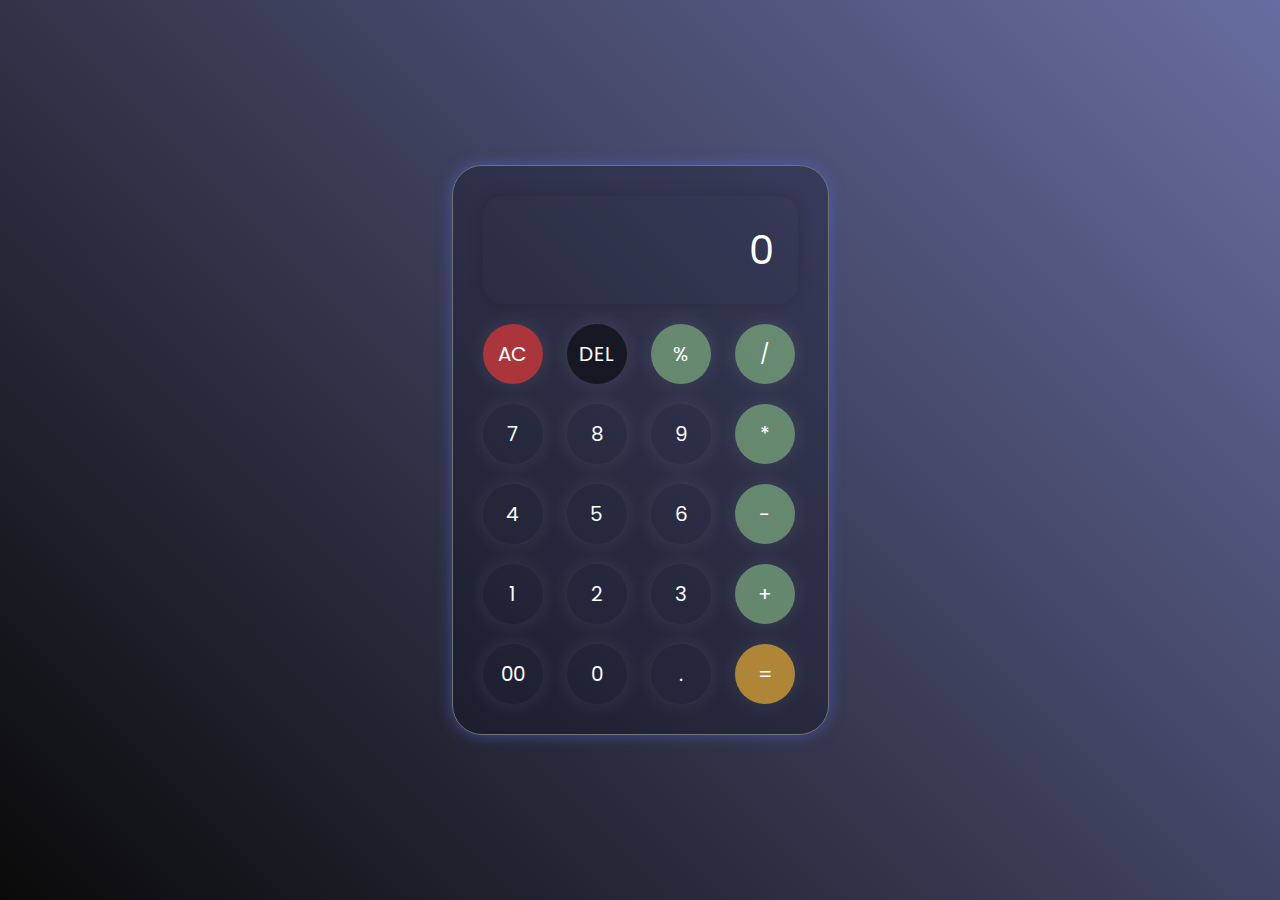
<file: Calculator/index.html>
<!DOCTYPE html>
<html lang="en">
<head>
    <meta charset="UTF-8">
    <meta name="viewport" content="width=device-width, initial-scale=1.0">
    <title>Calculator</title>
    <link rel="stylesheet" href="style.css">
    <link rel="icon" href="istockphoto-1225817385-170x170.jpg">
</head>
<body>
    
    <div class="cal">
        <input type="text" placeholder="0" id="inputBox">
        <div>
            <button class="AC">AC</button>
            <button class="DEL">DEL</button>
            <button class="operator">%</button>
            <button class="operator">/</button>
        </div>
        <div>
            <button>7</button>
            <button>8</button>
            <button>9</button>
            <button class="operator">*</button>
        </div>
        <div>
            <button>4</button>
            <button>5</button>
            <button>6</button>
            <button class="operator">-</button>
        </div>
        <div>
            <button>1</button>
            <button>2</button>
            <button>3</button>
            <button class="operator">+</button>
        </div>
        <div>
            <button>00</button>
            <button>0</button>
            <button>.</button>
            <button class="equal">=</button>
        </div>
    </div>

    <script src="script.js"></script>
</body>
</html>
</file>
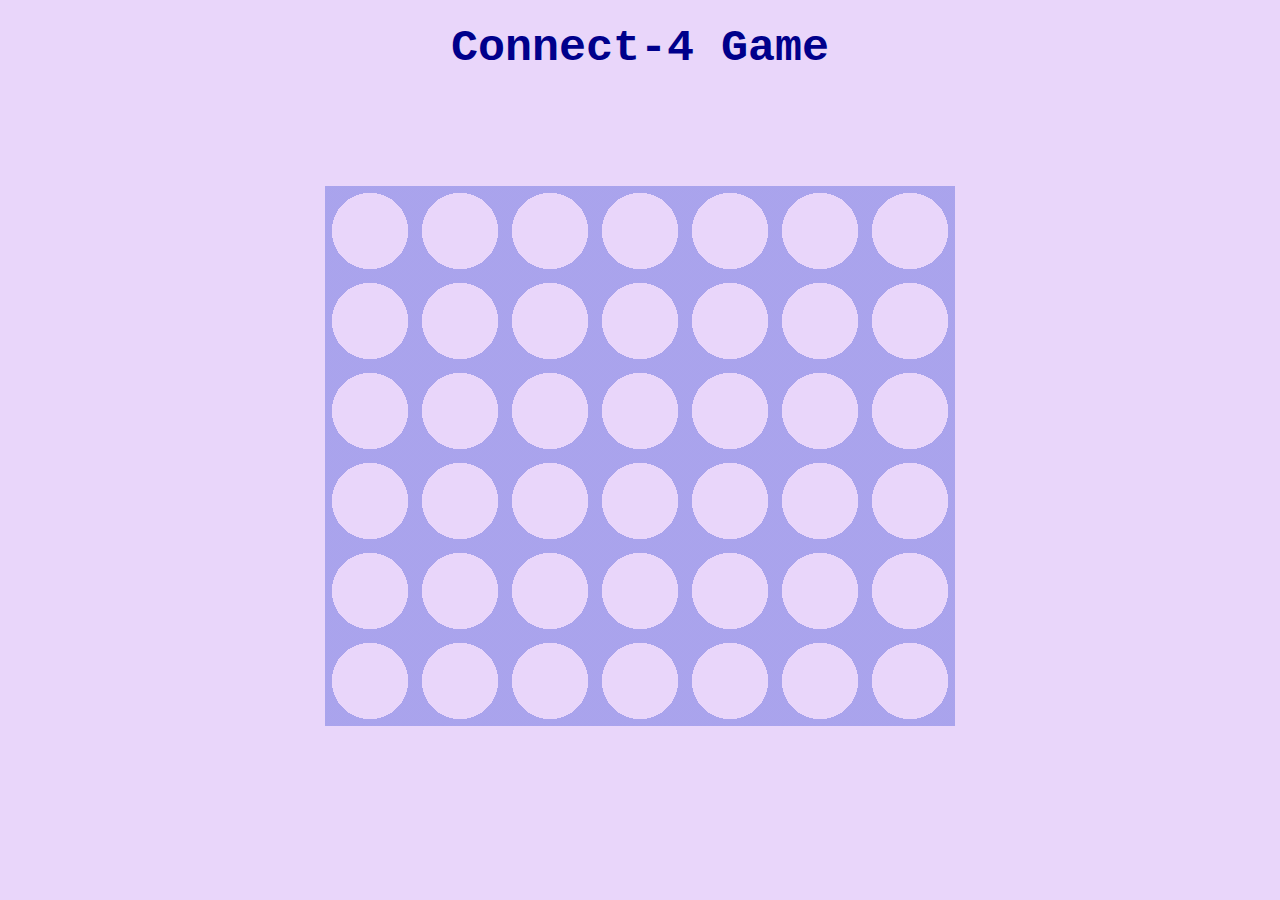
<file: Connect4/index.html>
<!DOCTYPE html>
<html lang="en">
<head>
    <meta charset="UTF-8">
    <meta name="viewport" content="width=device-width, initial-scale=1.0">
    <title>Connect-4 Game</title>
    <link rel="stylesheet" href="style.css">
</head>
<body>
    <h1>Connect-4 Game</h1>
    <div id="board"></div>
    <div id="modal-container">
        <div id="modal-content">
            <h1>Game Over!</h1>
            <p id="modal-message"></p>
            <button id="reset">Play Again?</button>
        </div>
    </div>
    <script src="script.js"></script>
</body>
</html>
</file>
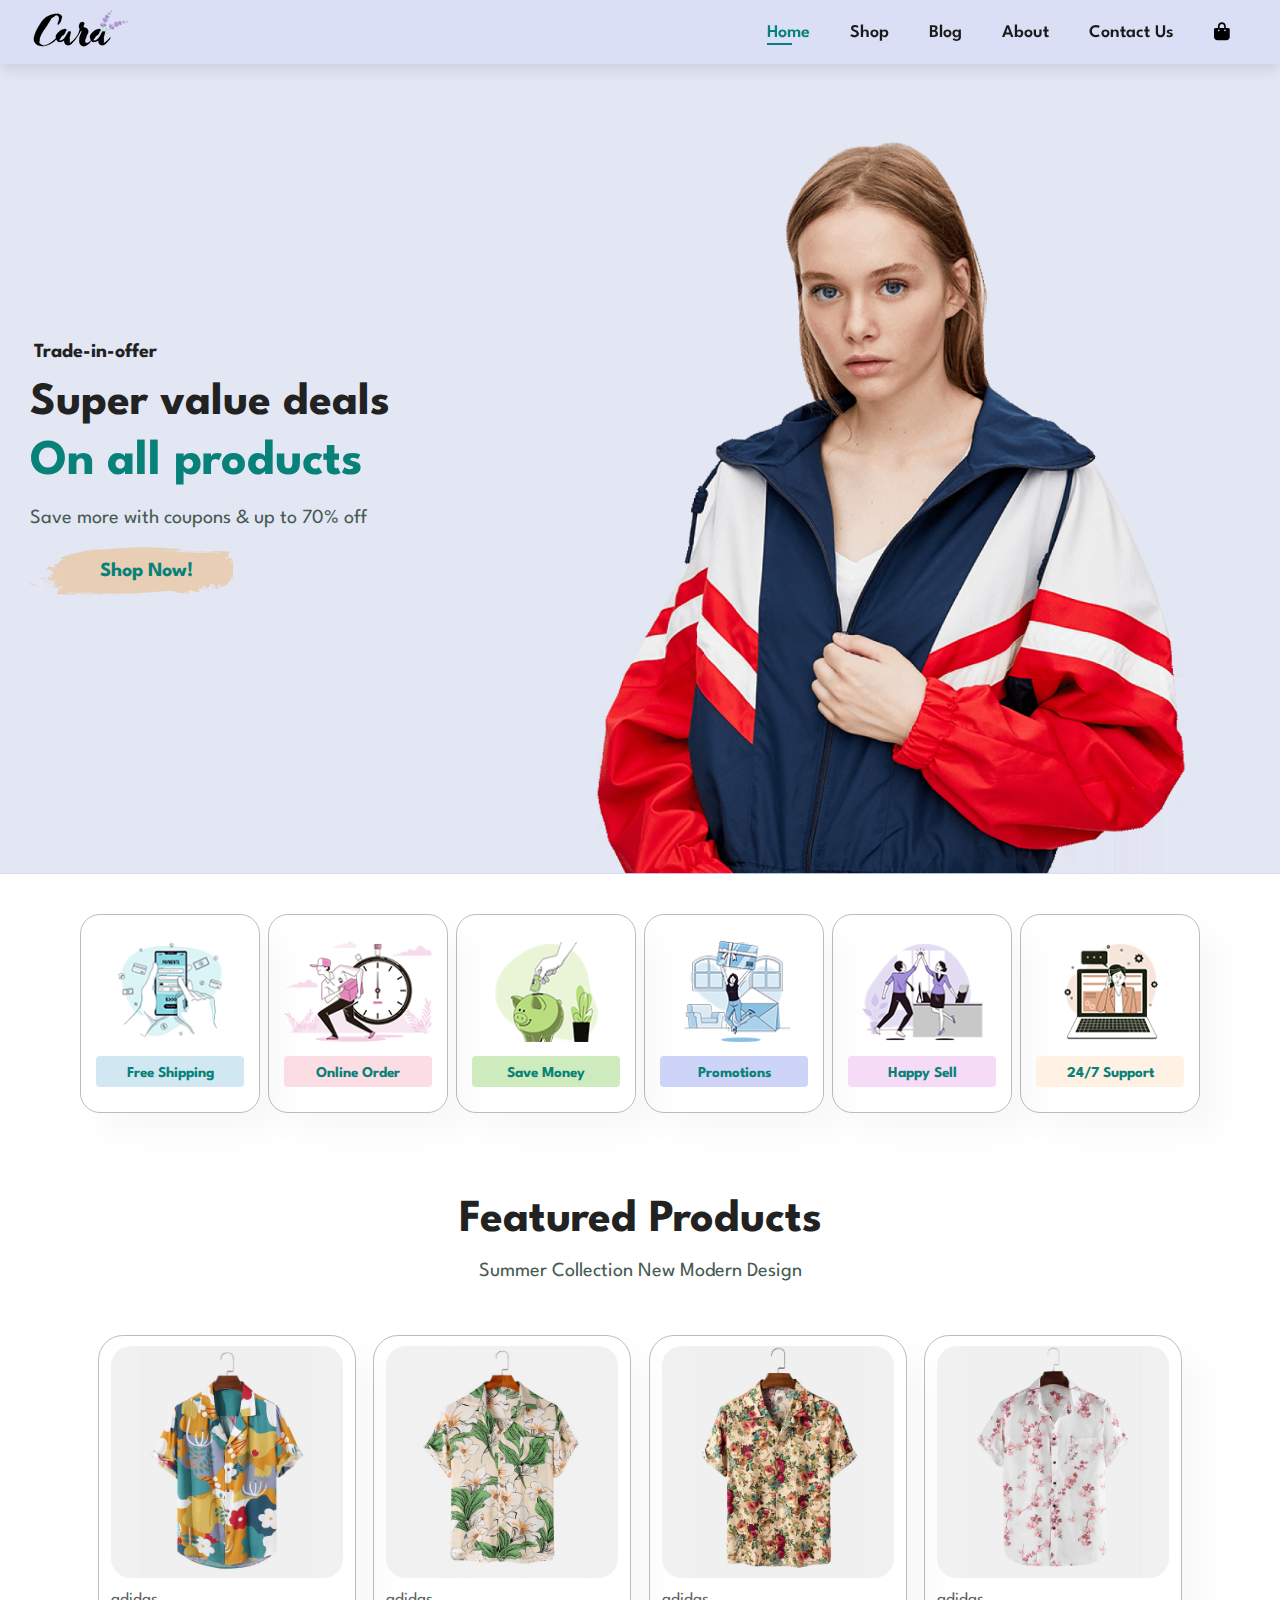
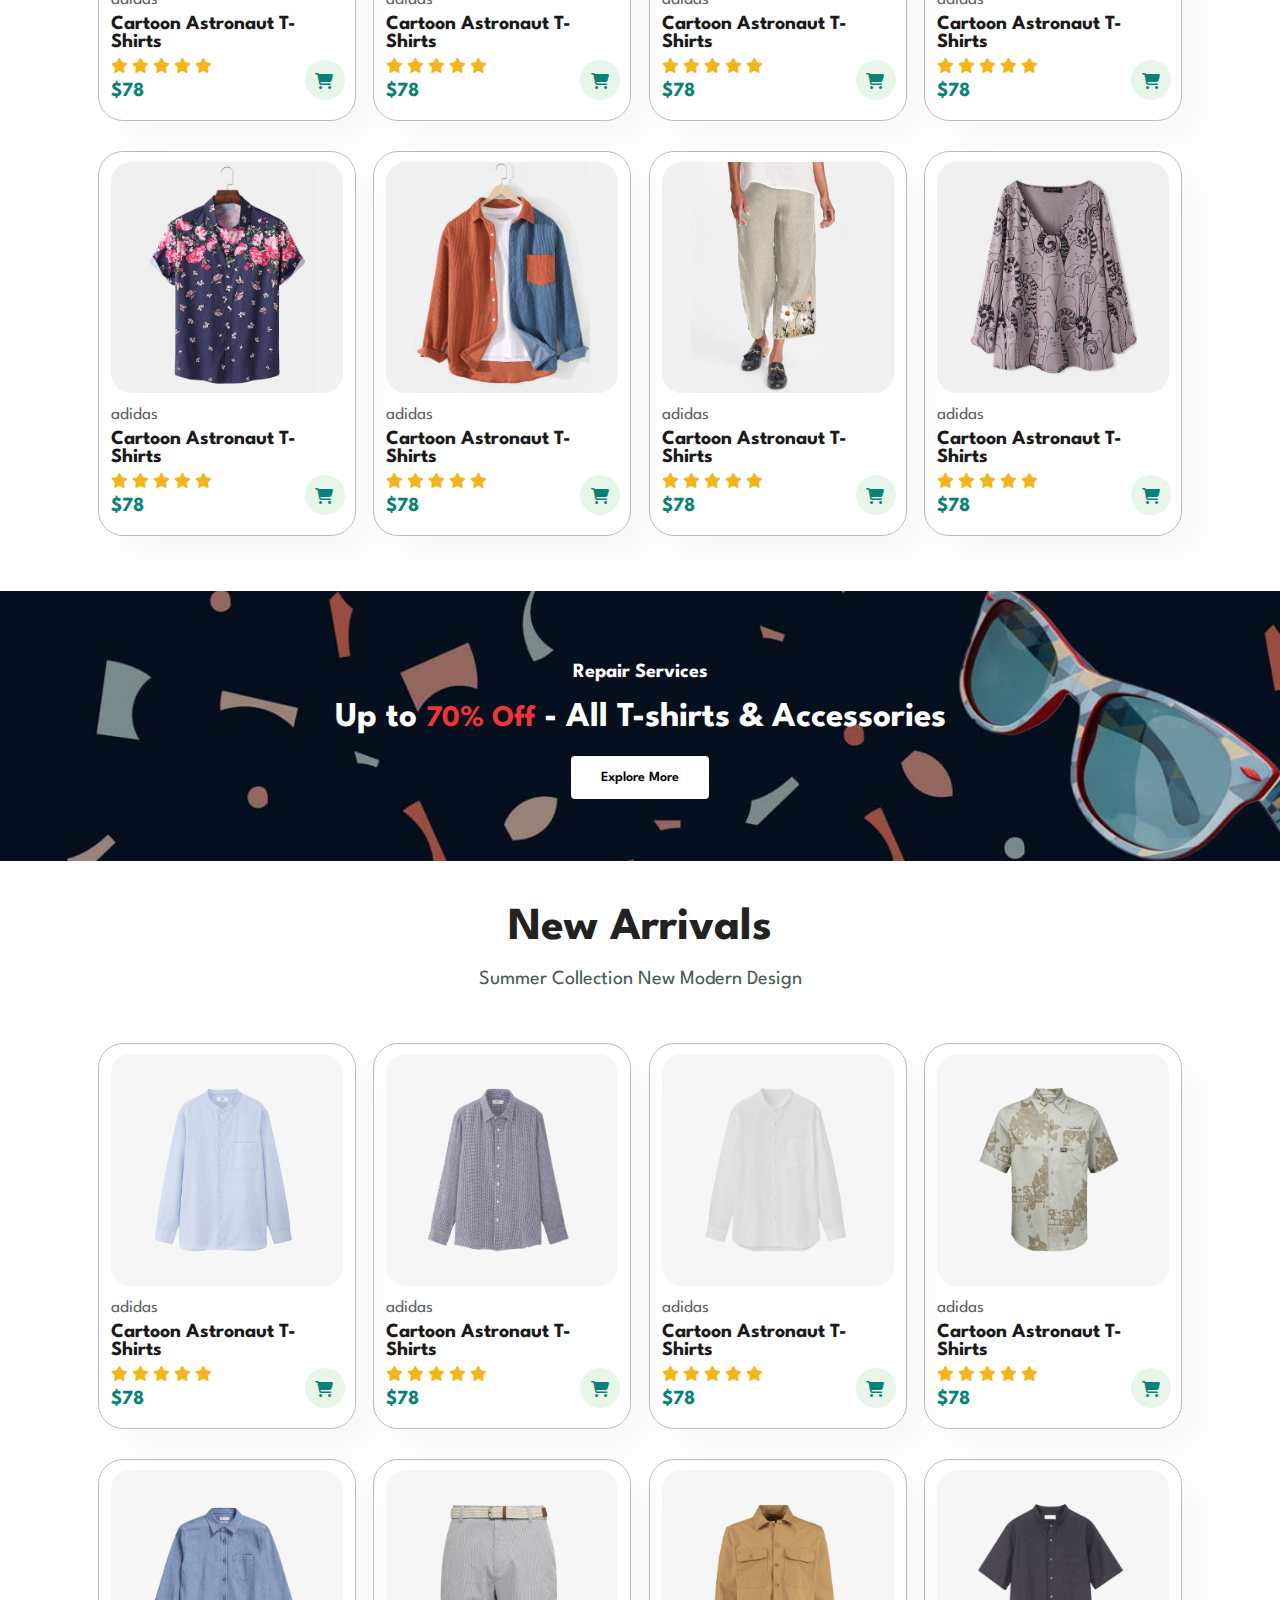
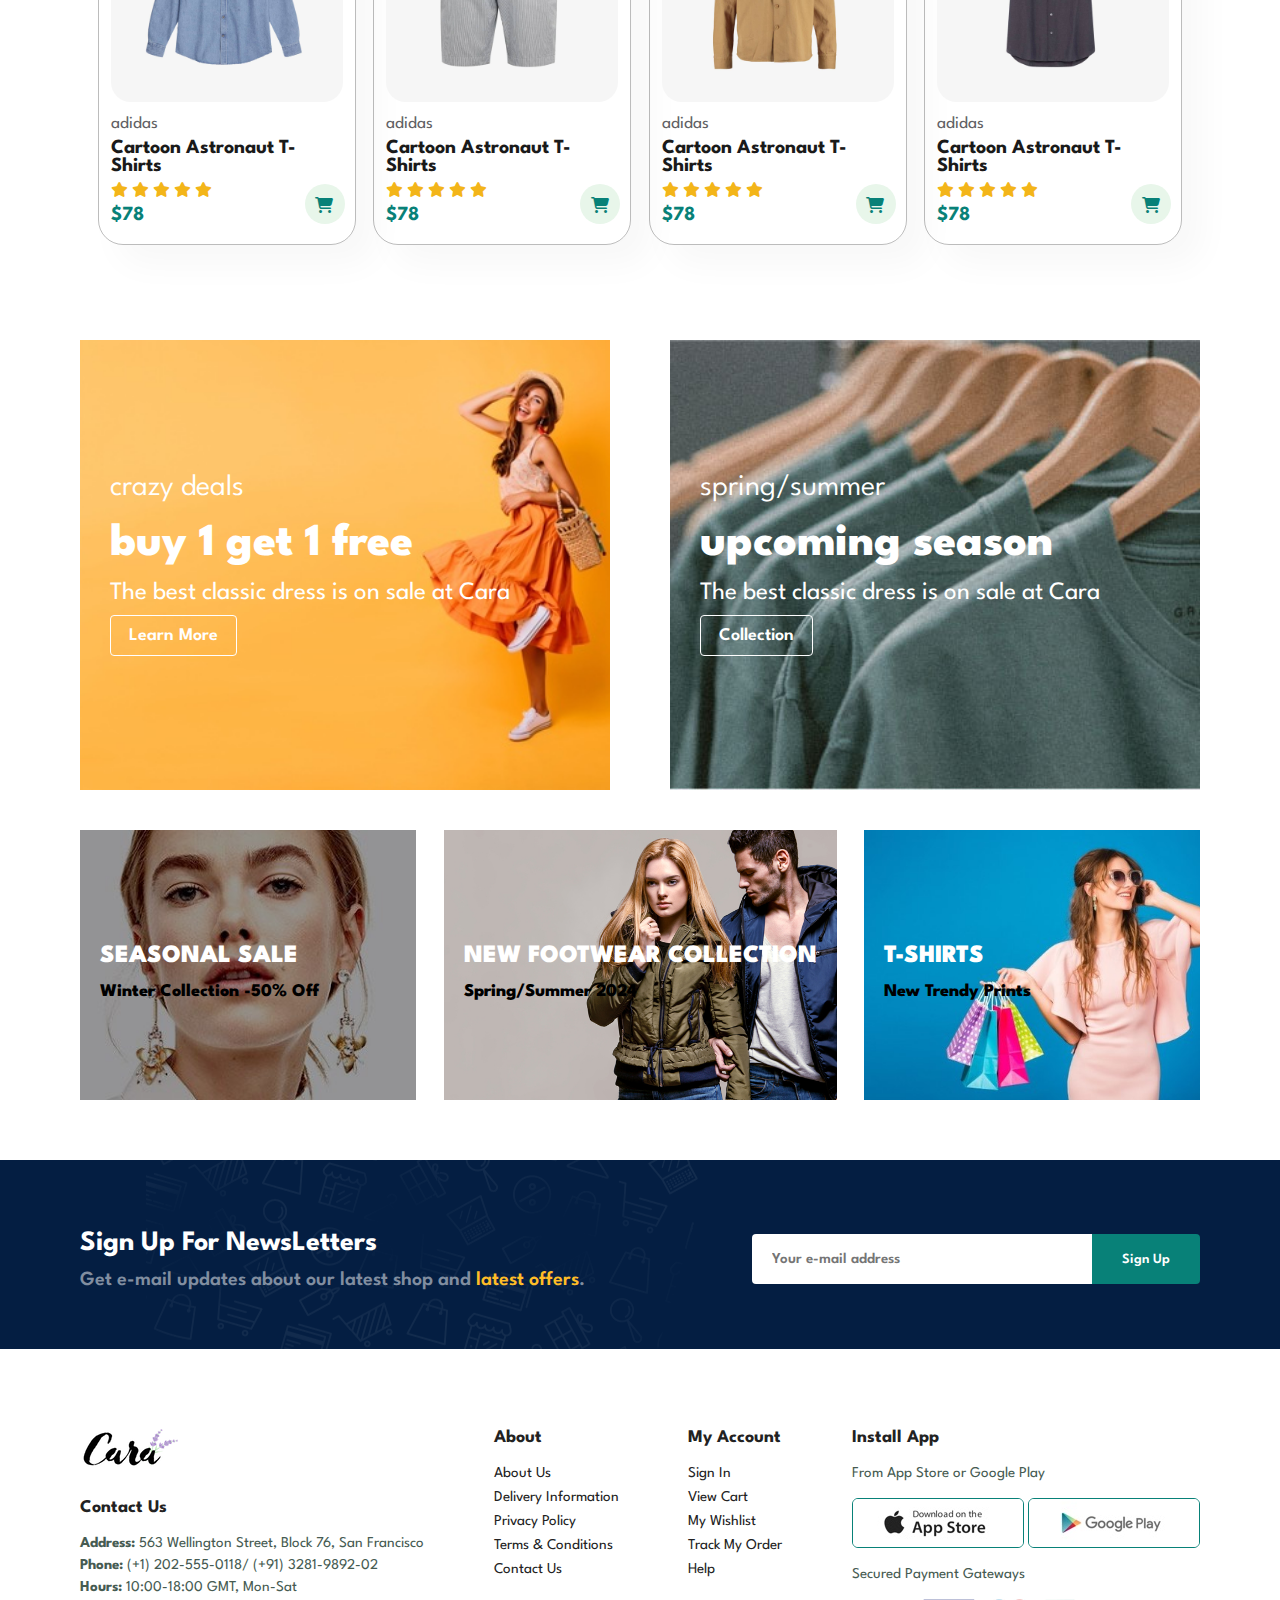
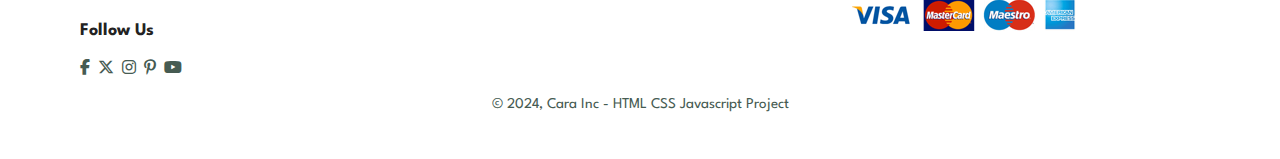
<file: EcomWeb/index.html>
<!DOCTYPE html>
<html lang="en">
<head>
    <meta charset="UTF-8">
    <meta name="viewport" content="width=device-width, initial-scale=1.0">
    <title>Document</title>
    <link rel="stylesheet" href="style.css">
    <link rel="stylesheet" href="https://cdnjs.cloudflare.com/ajax/libs/font-awesome/6.5.2/css/all.min.css">
</head>
<body>
    
<section id="header">
    <div>
    <a href="#"><img src ="img/logo.png" class="logo" alt=""></a>
    </div>
    <div>
        <ul id="navbar">
            <li><a class="active" href="index.html">Home</a></li>
            <li><a href="shop.html">Shop</a></li>
            <li><a href="blog.html">Blog</a></li>
            <li><a href="about.html">About</a></li>
            <li><a href="contact.html">Contact Us</a></li>
            <li id="lg-bag"><a href="cart.html"><i class="fa-solid fa-bag-shopping" style="color: #000000;"></i><a></li>
            <a href="#" id="close"><i class="fa-solid fa-xmark" style="color:black"></i></a>
        </ul>
    </div>
    <div id="mobile">
        <a href="cart.html"><i class="fa-solid fa-bag-shopping" style="color: #000000;"></i></a>
        <i id="bar" class="fas fa-outdent"></i>
    </div>
</section>

<section id="hero">
    <h4>Trade-in-offer</h4>
    <h2>Super value deals</h2>
    <h1>On all products</h1>
    <p>Save more with coupons & up to 70% off</p>
    <button>Shop Now!</button>
</section>

<section id="feature" class="section-p1">
    <div class="fe-box">
        <img src="img/features/f1.png" alt="Image Unavailable">
        <h6>Free Shipping</h6>
    </div> 
    <div class="fe-box">
        <img src="img/features/f2.png" alt="Image Unavailable">
        <h6>Online Order</h6>
    </div> 
    <div class="fe-box">
        <img src="img/features/f3.png" alt="Image Unavailable">
        <h6>Save Money</h6>
    </div> 
    <div class="fe-box">
        <img src="img/features/f4.png" alt="Image Unavailable">
        <h6>Promotions</h6>
    </div> 
    <div class="fe-box">
        <img src="img/features/f5.png" alt="Image Unavailable">
        <h6>Happy Sell</h6>
    </div> 
    <div class="fe-box">
        <img src="img/features/f6.png" alt="Image Unavailable">
        <h6>24/7 Support</h6>
    </div> 
    

</section>

<section id="product1" class="section-p1">
    <h2>Featured Products</h2>
    <p>Summer Collection New Modern Design</p>
    <div class="pro-container">
         
        <div class="pro">
            <img src="img/products/f1.jpg" alt="Image Unavailable">
            <div class="des">
                <span>adidas</span>
                <h5>Cartoon Astronaut T-Shirts</h5>
                <div class="star">
                    <i class="fas fa-star"></i>
                    <i class="fas fa-star"></i>
                    <i class="fas fa-star"></i>
                    <i class="fas fa-star"></i>
                    <i class="fas fa-star"></i>
                </div>
                <h4>$78</h4>
                <a href="#"><i class="fa-solid fa-shopping-cart cart" style="color:#088178"></i></a>
            </div>
        </div>

        <div class="pro">
            <img src="img/products/f2.jpg" alt="Image Unavailable">
            <div class="des">
                <span>adidas</span>
                <h5>Cartoon Astronaut T-Shirts</h5>
                <div class="star">
                    <i class="fas fa-star"></i>
                    <i class="fas fa-star"></i>
                    <i class="fas fa-star"></i>
                    <i class="fas fa-star"></i>
                    <i class="fas fa-star"></i>
                </div>
                <h4>$78</h4>
                <a href="#"><i class="fa-solid fa-shopping-cart cart" style="color:#088178"></i></a>
            </div>
        </div>

        <div class="pro">
            <img src="img/products/f3.jpg" alt="Image Unavailable">
            <div class="des">
                <span>adidas</span>
                <h5>Cartoon Astronaut T-Shirts</h5>
                <div class="star">
                    <i class="fas fa-star"></i>
                    <i class="fas fa-star"></i>
                    <i class="fas fa-star"></i>
                    <i class="fas fa-star"></i>
                    <i class="fas fa-star"></i>
                </div>
                <h4>$78</h4>
                <a href="#"><i class="fa-solid fa-shopping-cart cart" style="color:#088178"></i></a>
            </div>
        </div>

        <div class="pro">
            <img src="img/products/f4.jpg" alt="Image Unavailable">
            <div class="des">
                <span>adidas</span>
                <h5>Cartoon Astronaut T-Shirts</h5>
                <div class="star">
                    <i class="fas fa-star"></i>
                    <i class="fas fa-star"></i>
                    <i class="fas fa-star"></i>
                    <i class="fas fa-star"></i>
                    <i class="fas fa-star"></i>
                </div>
                <h4>$78</h4>
                <a href="#"><i class="fa-solid fa-shopping-cart cart" style="color:#088178"></i></a>
            </div>
        </div>

   
    <div class="pro">
        <img src="img/products/f5.jpg" alt="Image Unavailable">
        <div class="des">
            <span>adidas</span>
            <h5>Cartoon Astronaut T-Shirts</h5>
            <div class="star">
                <i class="fas fa-star"></i>
                <i class="fas fa-star"></i>
                <i class="fas fa-star"></i>
                <i class="fas fa-star"></i>
                <i class="fas fa-star"></i>
            </div>
            <h4>$78</h4>
            <a href="#"><i class="fa-solid fa-shopping-cart cart" style="color:#088178"></i></a>
        </div>
    </div>

    <div class="pro">
        <img src="img/products/f6.jpg" alt="Image Unavailable">
        <div class="des">
            <span>adidas</span>
            <h5>Cartoon Astronaut T-Shirts</h5>
            <div class="star">
                <i class="fas fa-star"></i>
                <i class="fas fa-star"></i>
                <i class="fas fa-star"></i>
                <i class="fas fa-star"></i>
                <i class="fas fa-star"></i>
            </div>
            <h4>$78</h4>
            <a href="#"><i class="fa-solid fa-shopping-cart cart" style="color:#088178"></i></a>
        </div>
    </div>

    <div class="pro">
        <img src="img/products/f7.jpg" alt="Image Unavailable">
        <div class="des">
            <span>adidas</span>
            <h5>Cartoon Astronaut T-Shirts</h5>
            <div class="star">
                <i class="fas fa-star"></i>
                <i class="fas fa-star"></i>
                <i class="fas fa-star"></i>
                <i class="fas fa-star"></i>
                <i class="fas fa-star"></i>
            </div>
            <h4>$78</h4>
            <a href="#"><i class="fa-solid fa-shopping-cart cart" style="color:#088178"></i></a>
        </div>
    </div>

    <div class="pro">
        <img src="img/products/f8.jpg" alt="Image Unavailable">
        <div class="des">
            <span>adidas</span>
            <h5>Cartoon Astronaut T-Shirts</h5>
            <div class="star">
                <i class="fas fa-star"></i>
                <i class="fas fa-star"></i>
                <i class="fas fa-star"></i>
                <i class="fas fa-star"></i>
                <i class="fas fa-star"></i>
            </div>
            <h4>$78</h4>
            <a href="#"><i class="fa-solid fa-shopping-cart cart" style="color:#088178"></i></a>
        </div>
    </div>
    </div>
    
</section>

<section id="banner" class="margin-m1">
    <h4>Repair Services</h4>
    <h2>Up to <span>70% Off</span> - All T-shirts & Accessories</h2>
    <button class="normal">Explore More</button>
</section>

<section id="product1" class="section-p1">
    <h2>New Arrivals</h2>
    <p>Summer Collection New Modern Design</p>
    <div class="pro-container">
         
        <div class="pro">
            <img src="img/products/n1.jpg" alt="Image Unavailable">
            <div class="des">
                <span>adidas</span>
                <h5>Cartoon Astronaut T-Shirts</h5>
                <div class="star">
                    <i class="fas fa-star"></i>
                    <i class="fas fa-star"></i>
                    <i class="fas fa-star"></i>
                    <i class="fas fa-star"></i>
                    <i class="fas fa-star"></i>
                </div>
                <h4>$78</h4>
                <a href="#"><i class="fa-solid fa-shopping-cart cart" style="color:#088178"></i></a>
            </div>
        </div>

        <div class="pro">
            <img src="img/products/n2.jpg" alt="Image Unavailable">
            <div class="des">
                <span>adidas</span>
                <h5>Cartoon Astronaut T-Shirts</h5>
                <div class="star">
                    <i class="fas fa-star"></i>
                    <i class="fas fa-star"></i>
                    <i class="fas fa-star"></i>
                    <i class="fas fa-star"></i>
                    <i class="fas fa-star"></i>
                </div>
                <h4>$78</h4>
                <a href="#"><i class="fa-solid fa-shopping-cart cart" style="color:#088178"></i></a>
            </div>
        </div>

        <div class="pro">
            <img src="img/products/n3.jpg" alt="Image Unavailable">
            <div class="des">
                <span>adidas</span>
                <h5>Cartoon Astronaut T-Shirts</h5>
                <div class="star">
                    <i class="fas fa-star"></i>
                    <i class="fas fa-star"></i>
                    <i class="fas fa-star"></i>
                    <i class="fas fa-star"></i>
                    <i class="fas fa-star"></i>
                </div>
                <h4>$78</h4>
                <a href="#"><i class="fa-solid fa-shopping-cart cart" style="color:#088178"></i></a>
            </div>
        </div>

        <div class="pro">
            <img src="img/products/n4.jpg" alt="Image Unavailable">
            <div class="des">
                <span>adidas</span>
                <h5>Cartoon Astronaut T-Shirts</h5>
                <div class="star">
                    <i class="fas fa-star"></i>
                    <i class="fas fa-star"></i>
                    <i class="fas fa-star"></i>
                    <i class="fas fa-star"></i>
                    <i class="fas fa-star"></i>
                </div>
                <h4>$78</h4>
                <a href="#"><i class="fa-solid fa-shopping-cart cart" style="color:#088178"></i></a>
            </div>
        </div>

   
    <div class="pro">
        <img src="img/products/n5.jpg" alt="Image Unavailable">
        <div class="des">
            <span>adidas</span>
            <h5>Cartoon Astronaut T-Shirts</h5>
            <div class="star">
                <i class="fas fa-star"></i>
                <i class="fas fa-star"></i>
                <i class="fas fa-star"></i>
                <i class="fas fa-star"></i>
                <i class="fas fa-star"></i>
            </div>
            <h4>$78</h4>
            <a href="#"><i class="fa-solid fa-shopping-cart cart" style="color:#088178"></i></a>
        </div>
    </div>

    <div class="pro">
        <img src="img/products/n6.jpg" alt="Image Unavailable">
        <div class="des">
            <span>adidas</span>
            <h5>Cartoon Astronaut T-Shirts</h5>
            <div class="star">
                <i class="fas fa-star"></i>
                <i class="fas fa-star"></i>
                <i class="fas fa-star"></i>
                <i class="fas fa-star"></i>
                <i class="fas fa-star"></i>
            </div>
            <h4>$78</h4>
            <a href="#"><i class="fa-solid fa-shopping-cart cart" style="color:#088178"></i></a>
        </div>
    </div>

    <div class="pro">
        <img src="img/products/n7.jpg" alt="Image Unavailable">
        <div class="des">
            <span>adidas</span>
            <h5>Cartoon Astronaut T-Shirts</h5>
            <div class="star">
                <i class="fas fa-star"></i>
                <i class="fas fa-star"></i>
                <i class="fas fa-star"></i>
                <i class="fas fa-star"></i>
                <i class="fas fa-star"></i>
            </div>
            <h4>$78</h4>
            <a href="#"><i class="fa-solid fa-shopping-cart cart" style="color:#088178"></i></a>
        </div>
    </div>

    <div class="pro">
        <img src="img/products/n8.jpg" alt="Image Unavailable">
        <div class="des">
            <span>adidas</span>
            <h5>Cartoon Astronaut T-Shirts</h5>
            <div class="star">
                <i class="fas fa-star"></i>
                <i class="fas fa-star"></i>
                <i class="fas fa-star"></i>
                <i class="fas fa-star"></i>
                <i class="fas fa-star"></i>
            </div>
            <h4>$78</h4>
            <a href="#"><i class="fa-solid fa-shopping-cart cart" style="color:#088178"></i></a>
        </div>
    </div>
    </div>
    
</section>

<section id="sm-banner" class="section-p1">
    <div class="banner-box">
        <h4>crazy deals</h4>
        <h2>buy 1 get 1 free</h2>
        <span>The best classic dress is on sale at Cara</span>
        <button class="white">Learn More</button>
    </div>
    <div class="banner-box banner-box2">
        <h4>spring/summer</h4>
        <h2>upcoming season</h2>
        <span>The best classic dress is on sale at Cara</span>
        <button class="white">Collection</button>
    </div>
</section>

<section id="banner3">
    <div class="banner-box banner-box1">
        <h2>SEASONAL SALE</h2>
        <h3>Winter Collection -50% Off</h3>
    </div>
    <div class="banner-box banner-box2">
        <h2>NEW FOOTWEAR COLLECTION</h2>
        <h3>Spring/Summer 2024</h3>
    </div>
    <div class="banner-box banner-box3">
        <h2>T-SHIRTS</h2>
        <h3>New Trendy Prints</h3>
    </div>
</section>

<section id="newsletter" class="section-p1 section-m1" >
    <div class="newstext">
        <h4>Sign Up For NewsLetters</h4>
        <p>Get e-mail updates about our latest shop and <span>latest offers</span>.</p>
    </div>
    <div class="form">
       <input type="text" placeholder="Your e-mail address">
       <button class="normal">Sign Up</button>
    </div>
</section> 

<footer class="section-p1">
    <div class="col">
        <img class="logo" src="img/logo.png" alt="">
        <h4>Contact Us</h4>
        <p><strong>Address:</strong> 563 Wellington Street, Block 76, San Francisco</p>
        <p><strong>Phone:</strong> (+1) 202-555-0118/ (+91) 3281-9892-02</p>
        <p><strong>Hours:</strong> 10:00-18:00 GMT, Mon-Sat</p>
        <div class="follow">
            <h4>Follow Us</h4>
            <div class="icon">
                <i class="fab fa-facebook-f"></i>
                <i class="fab fa-x-twitter"></i>
                <i class="fab fa-instagram"></i>
                <i class="fab fa-pinterest-p"></i>
                <i class="fab fa-youtube"></i>                
            </div>
        </div>
    </div>

    <div class="col">
        <h4>About</h4>
        <a href="#">About Us</a>
        <a href="#">Delivery Information</a>
        <a href="#">Privacy Policy</a>
        <a href="#">Terms & Conditions</a>
        <a href="#">Contact Us</a>
    </div>

    <div class="col">
        <h4>My Account</h4>
        <a href="#">Sign In</a>
        <a href="#">View Cart</a>
        <a href="#">My Wishlist</a>
        <a href="#">Track My Order</a>
        <a href="#">Help</a>
    </div>

    <div class="col install">
        <h4>Install App</h4>
        <p>From App Store or Google Play</p>
        <div class="row">
            <img src="img/pay/app.jpg" alt="">
            <img src="img/pay/play.jpg" alt="">
        </div>
        <p>Secured Payment Gateways</p>
        <img src="img/pay/pay.png" alt="">
    </div>
    <div class="copyright">
        <p>© 2024, Cara Inc - HTML CSS Javascript Project</p>
    </div>
</footer>

<script src="script.js"></script>
</body>
</html>
</file>
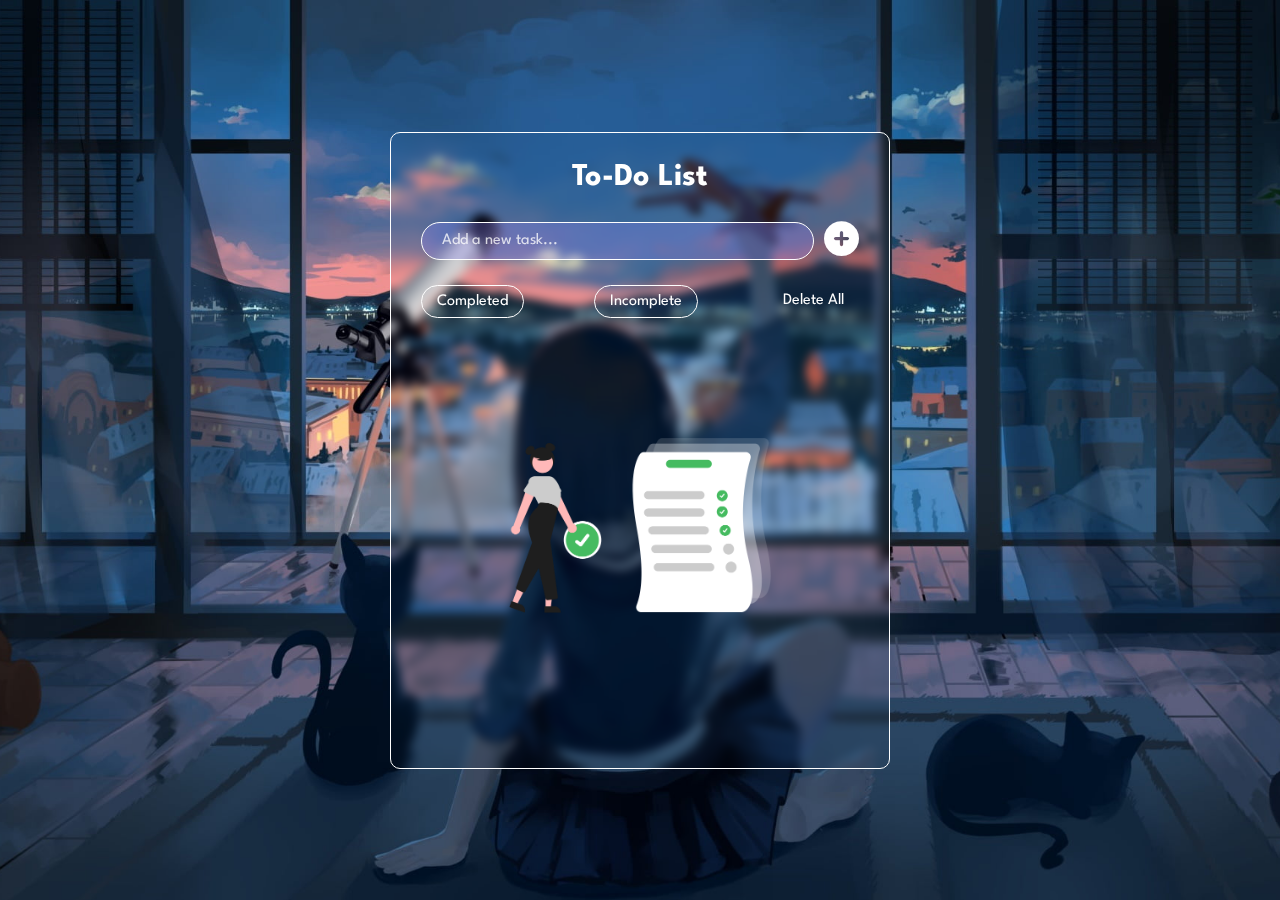
<file: ToDoList/index.html>
<!DOCTYPE html>
<html lang="en">
<head>
    <meta charset="UTF-8">
    <meta name="viewport" content="width=device-width, initial-scale=1.0">
    <title>To-Do List</title>
    <link rel="stylesheet" href="style.css">
    <link rel="stylesheet" href="https://cdnjs.cloudflare.com/ajax/libs/font-awesome/6.5.2/css/all.min.css">
</head>
<body>
    <div class="container">
        <h1>To-Do List</h1>
        <div class="input-container">
            <input class="todo-input" placeholder="Add a new task...">
            <button class="add-button">
                <i class="fa fa-plus-circle"></i>
            </button>
        </div>
        <div class="filters">
            <div class="filter" data-filter="completed">Completed</div>
            <div class="filter" data-filter="pending">Incomplete</div>
            <div class="delete-all">Delete All</div>
        </div>
        <div class="todo-container">
             <ul class="todos"></ul>
             <img class="empty-image" src="/ToDoList/img/logo.png" alt="image-unavailable">
        </div>
    </div>
    <script src="script.js"></script>
</body>
</html>
</file>
<file: Calculator/style.css>
@import url('https://fonts.googleapis.com/css2?family=Poppins:wght@500&display=swap');

*{
    margin: 0;
    padding: 0;
    font-family: 'Poppins', sans-serif;
    box-sizing: border-box;
}

body{
    width: 100%;
    height: 100vh;
    display: flex;
    justify-content: center;
    align-items: center;
    background: linear-gradient(45deg, #0a0a0a, rgba(6, 15, 100, 0.607));
}


.cal{
    border: 1px solid #717377;
    padding: 20px;
    border-radius: 30px;
    background-color: rgba(10, 12, 28, 0.311);;
    box-shadow: 0px 0px 15px rgba(85, 96, 197, 0.649);
}

input{
    width: 315px;
    border: none;
    padding: 24px;
    margin: 10px;
    background: transparent;
    border-radius: 20px;
    box-shadow: 0px 0px 15px rgba(0, 0, 0, 0.148);
    font-size: 40px;
    text-align: right;
    cursor: pointer;
    color: white;
}

input::placeholder{
    color: white;

}

button{
    border: none;
    width: 60px;
    height: 60px;
    margin: 10px;
    border-radius: 50%;
    background-color: transparent;
    color: white;
    font-size: 20px;
    box-shadow: 0px 0px 20px rgba(255,255,255,0.1);
    cursor: pointer;
}

.equal{
    background-color: rgb(175, 134, 56);
}

.operator{
    background-color: rgba(128, 176, 128, 0.695);
}

.DEL{
    background-color: rgba(0, 0, 0, 0.482);
}

.DEL:hover{
    box-shadow: 0px 0px 10px rgba(166, 155, 155, 0.532);
}

.AC{
    background-color: rgba(211, 57, 57, 0.762);
}

.AC:hover {
    box-shadow: 0px 0px 10px rgb(211, 57, 57);
}

.equal:hover {
    box-shadow: 0px 0px 10px rgb(175, 134, 56);
}

.operator:hover{
    box-shadow: 0px 0px 10px rgb(117, 216, 117);
}

button:hover{
    box-shadow: 0px 0px 10px rgba(85, 96, 197, 0.649);
}

button:active{
    color:red;
    width: 56px;
    height: 56px;
    margin-right: 14px;
}
</file>
<file: Connect4/style.css>
html{
    background-color: rgba(203, 160, 243, 0.426);
}


*, *::after, *::before{
    margin: 0;
    padding: 0;
    font-family:'Courier New', Courier, monospace;
    color: darkblue;
}

body{
    display: flex;
    flex-direction: column;
    align-items: center;
}

h1{
    font-size: 5vh;
    margin: 2.5vh;
}

#board{
    padding-top: 10vmin;
    width: 70vmin;
    height: 60vmin;
    display: grid;
    grid-template-columns: repeat(7, 1fr);
    grid-template-rows: repeat(6, 1fr);
}

.cell{
    position: relative;
    display: flex;

}

.cell::before{
    position: absolute;
    content: '';
    width: 100%;
    height: 100%;
    background-image: radial-gradient(transparent 60%, rgba(139, 139, 230, 0.673) 60%);
    z-index: 1;
}

.piece{
    border-radius: 50%;
    flex-grow: 1;
}

.piece[data-player="1"]{
    background-color: red;
}

.piece[data-player="2"]{
    background-color: yellow;
}

.piece[data-placed="false"]{
    transform: translateY(-10vmin);
}

/* modal */

#modal-container{
    display: none;
    position: fixed;
    top: 0;
    left: 0;
    width: 100%;
    height: 100%;
    z-index: 1;
    background-color: rgba(203, 160, 243, 0.426);
    padding-top: 15vh;
}

#modal-content{
    width: 80vw;
    margin: auto;
    padding: 2.5vmin;
    background-color: rgb(222, 222, 222);
    display: flex;
    flex-direction: column;
    align-items: center;
    animation-name: animatetop;
    animation-duration: 1s;
}

@keyframes animatetop{
    from {top: -30vmin; opacity: 0}
    to {top: 0; opacity: 1}
}

#modal-message{
    font-size: 3vmin;
    margin: 2.5vmin;
    font-weight: bold;
}
#reset{
    color: darkblue;
    font-size: 3vmin;
    margin: 2.5vmin;
    padding: 2.5vmin;
    background-color: rgba(163, 88, 233, 0.571);
    font-weight: bold;
}
</file>
<file: EcomWeb/style.css>
@import url('https://fonts.googleapis.com/css2?family=League+Spartan:wght@100..900&display=swap');
*{
    margin: 0;
    padding: 0;
    box-sizing: border-box;
    font-family: "League Spartan", sans-serif;
}
  
html {
    scroll-behavior: smooth;
  }
  
  /* Global Styles */
  
  h1 {
    font-size: 50px;
    line-height: 64px;
    color: #222;
  }
  
  h2 {
    font-size: 46px;
    line-height: 54px;
    color: #222;
  }
  
  h4 {
    font-size: 20px;
    color: #222;
  }
  
  h6 {
    font-weight: 700;
    font-size: 12px;
  }
  
  p {
    font-size: 20px;
    color: #465b52;
    margin: 15px 0 20px 0;
  }
  
  .section-p1 {
    padding: 40px 80px;
  }
  
  .section-m1 {
    margin: 40px 0;
  }
  
  button.normal{
    font-size: 14px;
    font-weight: 600;
    padding: 15px 30px;
    color: #000;
    background-color: #fff;
    border-radius: 4px;
    cursor:pointer;
    border: none;
    outline:none;
    transition: 0.2s;
  }

  button.white{
    font-size: 18px;
    font-weight: 600;
    padding: 11px 18px;
    color: #ffffff;
    background-color: transparent;
    border-radius: 4px;
    cursor:pointer;
    border: 1px solid white;
    outline:none;
    transition: 0.2s;
  }

  body {
    width: 100%;
  }
  

/*header start*/

#header{
    display:flex;
    align-items: center;
    justify-content: space-between;
    padding: 10px 30px;
    background-color: #dadff6; 
    box-shadow: 0 5px 15px rgba(0,0,0,0.1);
    z-index: 999;
    position:sticky;
    top: 0;
    left: 0;
}


#navbar{
    display: flex;
    align-items: center;
    justify-content: center;
    padding-left: 560px;
}

#navbar li{
    list-style: none;
    padding: 0 20px;
    position: relative;
}

#navbar li a{
    text-decoration: none;
    font-size: 18px;
    font-weight: 600;
    color: #1a1a1a;
    transition: 0.3s ease;
}

#navbar li a:hover,
#navbar li a.active{
    color: #088178;
}

#navbar li a.active::after,
#navbar li a:hover::after{
  content: "";
  width: 30%;
  height: 2px;
  background: #088178;
  position: absolute;
  bottom:-4px;
  left: 20px;
}

#mobile{
  display:none;
  align-items: center;
}

#close{
  display:none;
}

#hero{
  background-color: #d5dcfc; 
  background-image: url("img/hero4.png");
  height: 90vh;
  width: 100%;
  background-size: cover;
  background-position: top 25% right 0%;
  padding: 0px 30px;
  display: flex;
  flex-direction: column;
  align-items: flex-start;
  justify-content: center;
}


#hero h4{
  padding-bottom: 15px;
  padding-left: 4px;
}

#hero h1{
  color:#088178;
  padding-right: 10px;
}

#hero button{
  background-image: url("img/button.png");
  background-color: transparent;
  color:#088178;
  border: 0;
  padding: 15px 40px 16px 70px;
  background-repeat: no-repeat;
  cursor: pointer;
  font-weight: 700;
  font-size: 20px;
}

#feature{
  display:flex;
  align-items: center;
  justify-content: space-between;
  flex-wrap: wrap;
}

#feature .fe-box{
  width: 180px;
  text-align: center;
  padding: 25px 15px;
  box-shadow: 20px 20px 34px rgba(0,0,0,0.03);
  border: 1px solid #00000043;
  border-radius: 20px;
  transition: 0.2s ease;
}

#feature .fe-box:hover{
  box-shadow: 20px 20px 54px rgba(70,62,221,0.1);
}

#feature .fe-box img{
  width: 100%;
  margin-bottom: 10px;
}
#feature .fe-box h6{
  width: 100%;
  display:inline-block;
  padding: 10px 8px 6px 8px;
  font-size: 15px;
  line-height: 1;
  border-radius: 4px;
  color:#088178;
  background-color: #d1e8f2;

}

#feature .fe-box:nth-child(2) h6{
  background-color: #fddde4 ;
}

#feature .fe-box:nth-child(3) h6{
  background-color: #cdebbc;
}

#feature .fe-box:nth-child(4) h6{
  background-color: #cdd4f8;
}

#feature .fe-box:nth-child(5) h6{
  background-color: #f6dbf6;
}

#feature .fe-box:nth-child(6) h6{
  background-color: #fff2e5;
}

#product1{
  text-align: center;
}

#product1 .pro-container{
  display: flex;
  justify-content: space-evenly;
  padding-top: 20px;
  flex-wrap: wrap;
  
}

#product1 .pro{
  width: 23%;
  min-width: 250px;
  padding: 10px 12px;
  border: 1px solid #00000043;
  border-radius: 25px;
  cursor: pointer;
  box-shadow: 20px 20px 34px rgba(0,0,0,0.03);
  margin: 15px 0px;
  transition: 0.2s ease;
  position:relative;
}

#product1 .pro:hover{
  box-shadow: 20px 20px 54px rgba(70,62,221,0.1);
}
#product1 .pro img{
  width: 100%;
  border-radius: 20px;
}

#product1 .pro .des{
  text-align: start;
  padding: 10px 0px;
}

#product1 .pro .des span{
  color: #606063;
  font-size: 17px;
}

#product1 .pro .des h5{
  padding-top: 7px;
  color: #1a1a1a;
  font-size: 20px;
}

#product1 .pro .des .star{
  padding-top: 7px;
  font-size: 15px;
  color: rgb(243,181,25);
}

#product1 .pro .des h4{
  padding-top: 8px;
  font-size: 20px;
  font-weight: 700;
  color:#088178;
}

#product1 .pro .cart{
  width: 40px;
  height: 40px;
  line-height: 40px;
  border-radius: 50px;
  background-color: #e8f6ea;
  text-align: center;
  padding-top: 1px;
  padding-right: 1px;
  position: absolute;
  bottom: 20px;
  right: 10px;
}

#banner{
  display: flex;
  flex-direction: column;
  justify-content: center;
  align-items: center;
  background-image: url("img/banner/b2.jpg");
  width: 100%;
  height: 30vh;
  background-size: cover;
  background-position: center;
  padding: 30px;
}

#banner h4{
  color: #fff;
  font-size: 20px;
  padding-top: 10px;
}

#banner h2{
  color: #fff;
  font-size: 35px;
  padding: 10px 0px;
}

#banner h2 span{
  color: #ef3636;
  font-size: 30px;
  padding: 10px 0px;
}

#banner button:hover{
    background-color: #088178;
    color: #fff;
}

#sm-banner{
  display: flex;
  justify-content: space-between;
}

#sm-banner .banner-box{
  display: flex;
  flex-direction: column;
  justify-content: center;
  align-items: flex-start;
  background-image: url("img/banner/b17.jpg");
  min-width: 530px;
  height: 50vh;
  background-size: cover;
  background-position: center;
  padding: 30px;
}

#sm-banner h4{
  color: #fff;
  font-size: 30px;
  font-weight: 350;
}

#sm-banner h2{
  color: white;
  font-weight: 800;
  padding-top: 15px;
}

#sm-banner span{
  color: white;
  font-size: 25px;
  font-weight: 400;
  padding: 10px 0px;
}

#sm-banner .banner-box:hover button{
  background-color: #088178;
  border: 1px solid #088178;
}

#sm-banner .banner-box2{
  background-image: url(img/banner/b10.jpg);
}

#banner3{
  display: flex;
  justify-content: space-between;
  flex-wrap: wrap;
  padding: 0 80px;
}

#banner3 .banner-box{
  display: flex;
  flex-direction: column;
  justify-content: center;
  align-items: flex-start;
  background-image: url("img/banner/b7.jpg");
  min-width: 30%;
  height: 30vh;
  background-size: cover;
  background-position: center;
  padding: 20px;
  margin-bottom: 20px;
}

#banner3 h2{
  color: white;
  font-weight: 900;
  font-size: 25px;
}

#banner3 h3{
  font-size: 18px;
  font-weight: 800;
}

#banner3 .banner-box2{
  background-image: url("img/banner/b4.jpg");
}

#banner3 .banner-box3{
  background-image: url("img/banner/b18.jpg");
}

#newsletter{
  display: flex;
  justify-content: space-between;
  flex-wrap: wrap;
  align-items: center;
  background-image: url("img/banner/b14.png");
  background-repeat: no-repeat;
  background-position: 20% 30%;
  background-color: #041e42;
  padding-top: 70px;
}

#newsletter h4{
  font-size: 28px;
  font-weight: 700;
  color: white;
}

#newsletter p{
  font-size: 20px;
  font-weight: 600;
  color: #818ea0;
}

#newsletter p span{
  color: #ffbd27;
}

#newsletter .form{
  display: flex;
  width: 40%;
  padding-bottom: 20px;
}

#newsletter input{
  height: 3.125rem;
  padding: 0px 1.25em;
  font-size: 15px;
  font-weight: 600;
  width: 100%;
  border: 1px solid transparent;
  border-radius: 4px;
  outline: none;
  border-top-right-radius: 0px;
  border-bottom-right-radius: 0px;
}

#newsletter button{
  background-color: #088178;
  color: white;
  white-space: nowrap;
  border-top-left-radius: 0px;
  border-bottom-left-radius: 0px;
}

footer{
  display: flex;
  flex-wrap: wrap;
  justify-content: space-between;
}

footer .col{
  display: flex;
  flex-direction: column;
  align-items: flex-start;
  margin-bottom: 20px;
}

footer .logo{
  margin-bottom: 30px;
}

footer h4{
  font-size: 18px;
  padding-bottom: 20px;
}

footer p{
  font-size: 15px;
  margin: 0 0 8px 0;
}

footer a{
  font-size: 15px;
  margin: 0 0 8px 0;
  text-decoration: none;
  color: #222;
  margin-bottom: 10px;
}

footer .follow{
  margin-top: 20px;
}

footer .follow i{
  color: #465b52;
  padding-right: 4px;
  cursor: pointer;
}

footer .install .row img{
  border: 1.5px solid #088178;
  border-radius: 6px;
}

footer .install img{
  margin: 10px 0 15px 0;
}

footer .follow i:hover,
footer a:hover{
  color: #088178;
}

footer .copyright{
  width: 100%;
  text-align: center;
}

/*start media query*/

@media (max-width:799px){
  .section-p1{
    padding: 40px 40px;
  }

  #navbar{
    padding-left: 0px;
    display: flex;
    flex-direction: column;
    align-items: flex-start;
    justify-content: flex-start;
    position: fixed;
    top: 0px;
    right: -300px;
    height: 100vh;
    width: 300px;
    background-color:#dadff6;  
    box-shadow: 0 40px 60px rgba(0,0,0,0.2);
    padding: 80px 0 0 10px;
    transition: 0.3s;
  }

  #navbar.active{
    right: 0px;

  }

  #navbar li{
    margin-bottom: 25px;
  }

  #mobile{
    display: flex;
    align-items: center;
  }

  #mobile i{
    color: black;
    font-size: 24px;
    padding-left: 25px;
  }

  #close{
    display: initial;
    position: absolute;
    top: 30px;
    left: 30px;
    font-size: 24px;
    font-weight: 500;
  }

  #lg-bag{
    display:none;
  }

  #hero{
    height: 70vh;
    padding: 0 40px;
    background-position: top 30% right 30%;
  }

  #feature{
    justify-content: center;
  }

  #feature .fe-box{
    margin: 15px 15px;
  }

  #banner{
    height: 20vh;
  }
  #sm-banner{
    flex-direction: column;
  }

  #sm-banner .banner-box{
    min-width: 100%;
    height: 30vh;
    margin-bottom: 20px;
  }

  #banner3{
    padding: 0 40px;
  }

  #banner3 .banner-box{
    min-width: 40%;
  }

  #banner3 .banner-box1{
    min-width: 100%;
  }
  
  #newsletter p{
    padding-bottom: 20px;
  }
  #newsletter .form{
    width: 70%;
  }

}

@media (max-width:477px){
  .section-p1{
    padding: 20px;
  }

  #header{
    padding: 10px 30px;
  }

  #navbar{
    width: 200px;
  }

  #hero{
    padding: 0 20px;
    background-position: 55%;
  }

  h1{
    font-size: 50px;
  }

  h4{
    font-size: 30px;
  }

  h2{
    font-size: 40px;
  }

  #feature{
    justify-content: space-between;
  }

  #feature .fe-box{
    width: 155px;
    margin-bottom:15px;
  }

  #product1 .pro{
    width: 100%;
  }

  #banner{
    height: 25vh;
  }

  #banner3{
    padding: 0 20px;
  }

  #banner3 .banner-box3{

    width: 100%;
  }

  #newsletter{
    width: 100%;
    padding-top: 50px;

  }
  #newsletter .form{
    width: 100%
  }

  #newsletter p{
    line-height: 23px;
  }

}
</file>
<file: ToDoList/style.css>
@import url('https://fonts.googleapis.com/css2?family=League+Spartan:wght@100..900&display=swap');

*{
    margin: 0;
    padding: 0;
    box-sizing: border-box;
    font-family: "League Spartan", sans-serif;
}

body{
   height: 100vh;
   display: flex;
   align-items: center;
   justify-content: center;
   background: url(/ToDoList/img/wallpaper.jpg);
   background-position: center;
   background-size: cover;
}

.container{
    width: 500px;
    height: auto;
    background: transparent;
    border: 1px solid white;
    border-radius: 10px;
    backdrop-filter: blur(5px);
    padding: 30px;
}

.todo-container .empty-image{
    width: 60%;
    margin-top: 100px;

}

h1{
    color: white;
    text-align: center;
    margin-bottom: 30px;
}

.input-container{
    display: flex;
    justify-content: space-between;
    margin-bottom: 25px;
}

.todo-input{
    flex: 1;
    outline: none;
    padding: 10px 10px 10px 20px;
    background-color: rgba(144, 137, 249, 0.3);
    border: 1px solid white;
    border-radius: 25px;
    color:white;
    font-size: 16px;
    transition: all 0.2s ease;
}

.todo-input::placeholder{
    color:rgba(255, 255, 255, 0.779);
}

.add-button{
    border: none;
    outline: none;
    background: transparent;
    color: white;
    font-size: 35px;
    cursor: pointer;
    padding-left: 10px;
}

.empty-image{
    margin: 50px auto 0;
    display: block;
}

.todo{
    list-style-type: none;
    display: flex;
    align-items: center;
    justify-content: space-between;
    background-color: rgba(131, 147, 227, 0.447);
    color:white;
    border-radius: 30px;
    margin: 10px 0;
    padding: 10px 12px;
    border: 1px solid rgb(255, 255, 255);
    transition: all 0.2s ease;
}

.todo label{
    cursor: pointer;
    width: fit-content;
    display: flex;
    align-items: center;
}

.todo span{
    padding-left: 20px;
    position: relative;
    cursor: pointer;
}

span::before{
    content: "";
    height: 20px;
    width: 20px;
    position: absolute;
    margin-left: -35px;
    margin-top: -3.5px;
    border-radius: 100px;
    border: 1px solid rgb(255, 255, 255);
}

input[type='checkbox']{
    visibility: hidden;
}

input:checked + span{
    text-decoration: line-through;
}

.todo:hover input:checked + span::before, input:checked + span::before{
    background: url(./img/check.svg) 50% 50% no-repeat #09bb21;
}

.todo:hover span::before{
    border-color: rgb(169, 183, 249);
}

.todo .delete-btn{
    background-color: transparent;
    border: none;
    cursor: pointer;
    color: rgb(255, 255, 255);
    font-size: 24px;
    font-weight: bold;
}

.todo-container{
    height: 400px;
    overflow: overlay;
}

.todo-container::-webkit-scrollbar-track{
    background-color: rgb(247, 247, 247);
    border-radius: 20px;
}

.todo-container::-webkit-scrollbar{
    width: 0;
}

.todo-container:hover::-webkit-scrollbar{
    width: 7px;
}

.todo-container:hover::-webkit-scrollbar-thumb{
    background: #d5d5d5;
    border-radius: 20px;
}

.filters{
    display: flex;
    justify-content: space-between;
    margin-bottom: 20px;
}

.filter{
    color: white;
    padding: 8px 15px;
    border-radius: 100px;
    border: 1px solid white;
    transition: all 0.2s ease;
}

.filter.active, .filter:hover{
    background-color: rgba(128, 128, 161, 0.623);
    cursor: pointer;
}

.delete-all{
    display: flex;
    color: white;
    padding: 8px 15px;
    transition: all 0.2s ease;
    cursor: pointer;
}

.delete-all:hover{
    border-radius: 5px;
    background-color: rgb(102, 127, 173);
}
</file>
